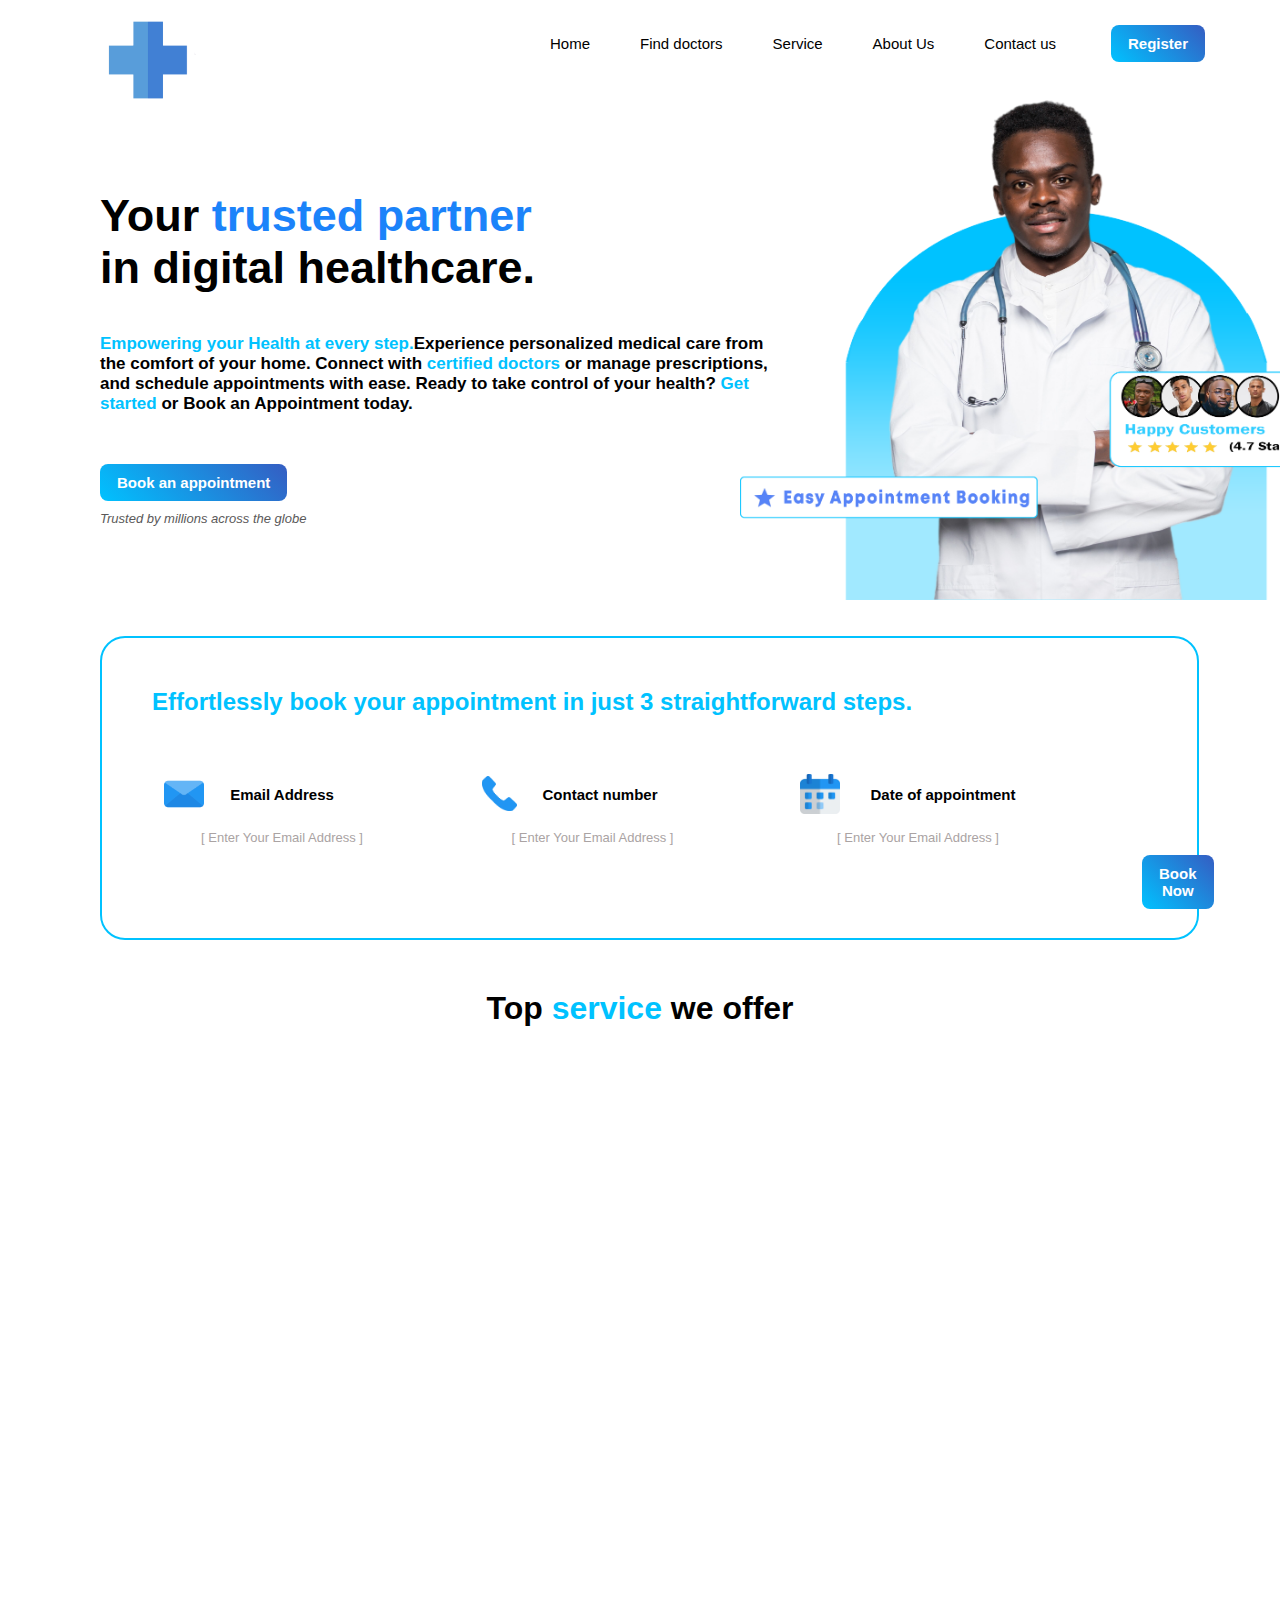
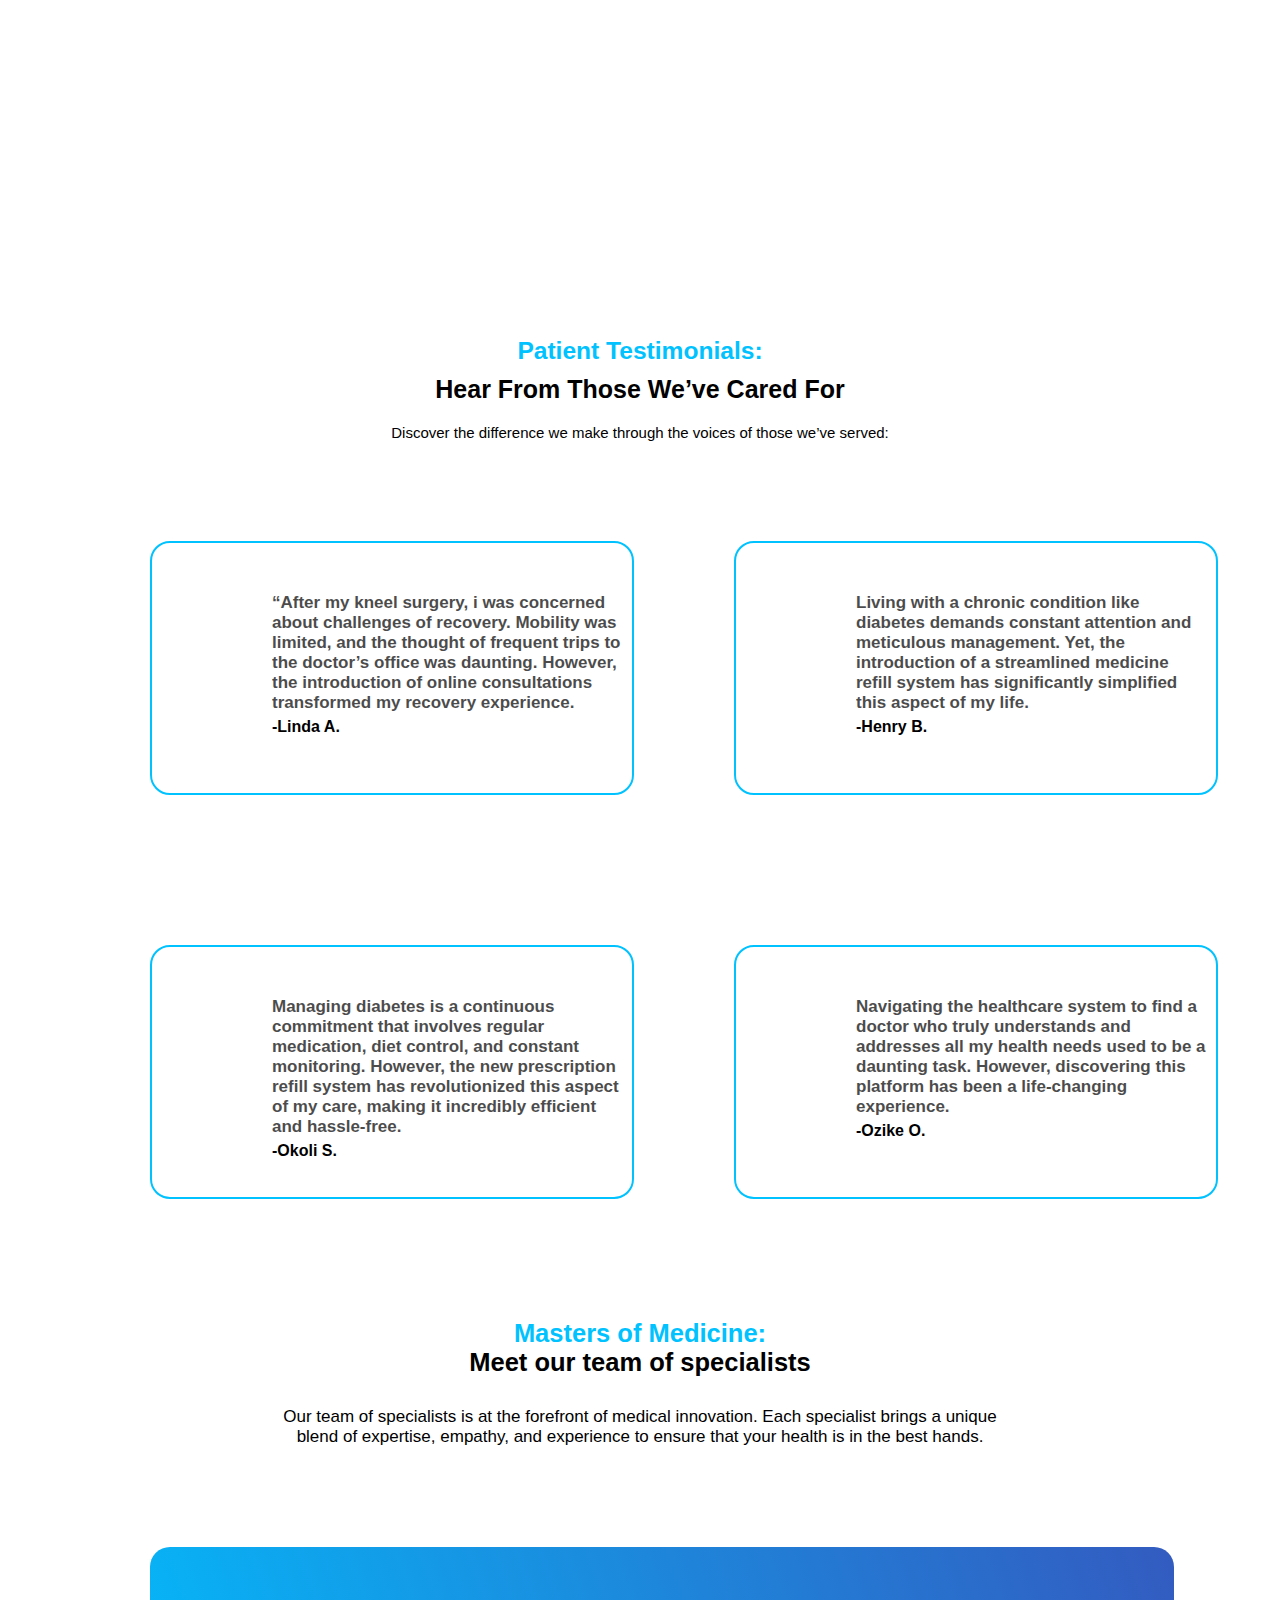
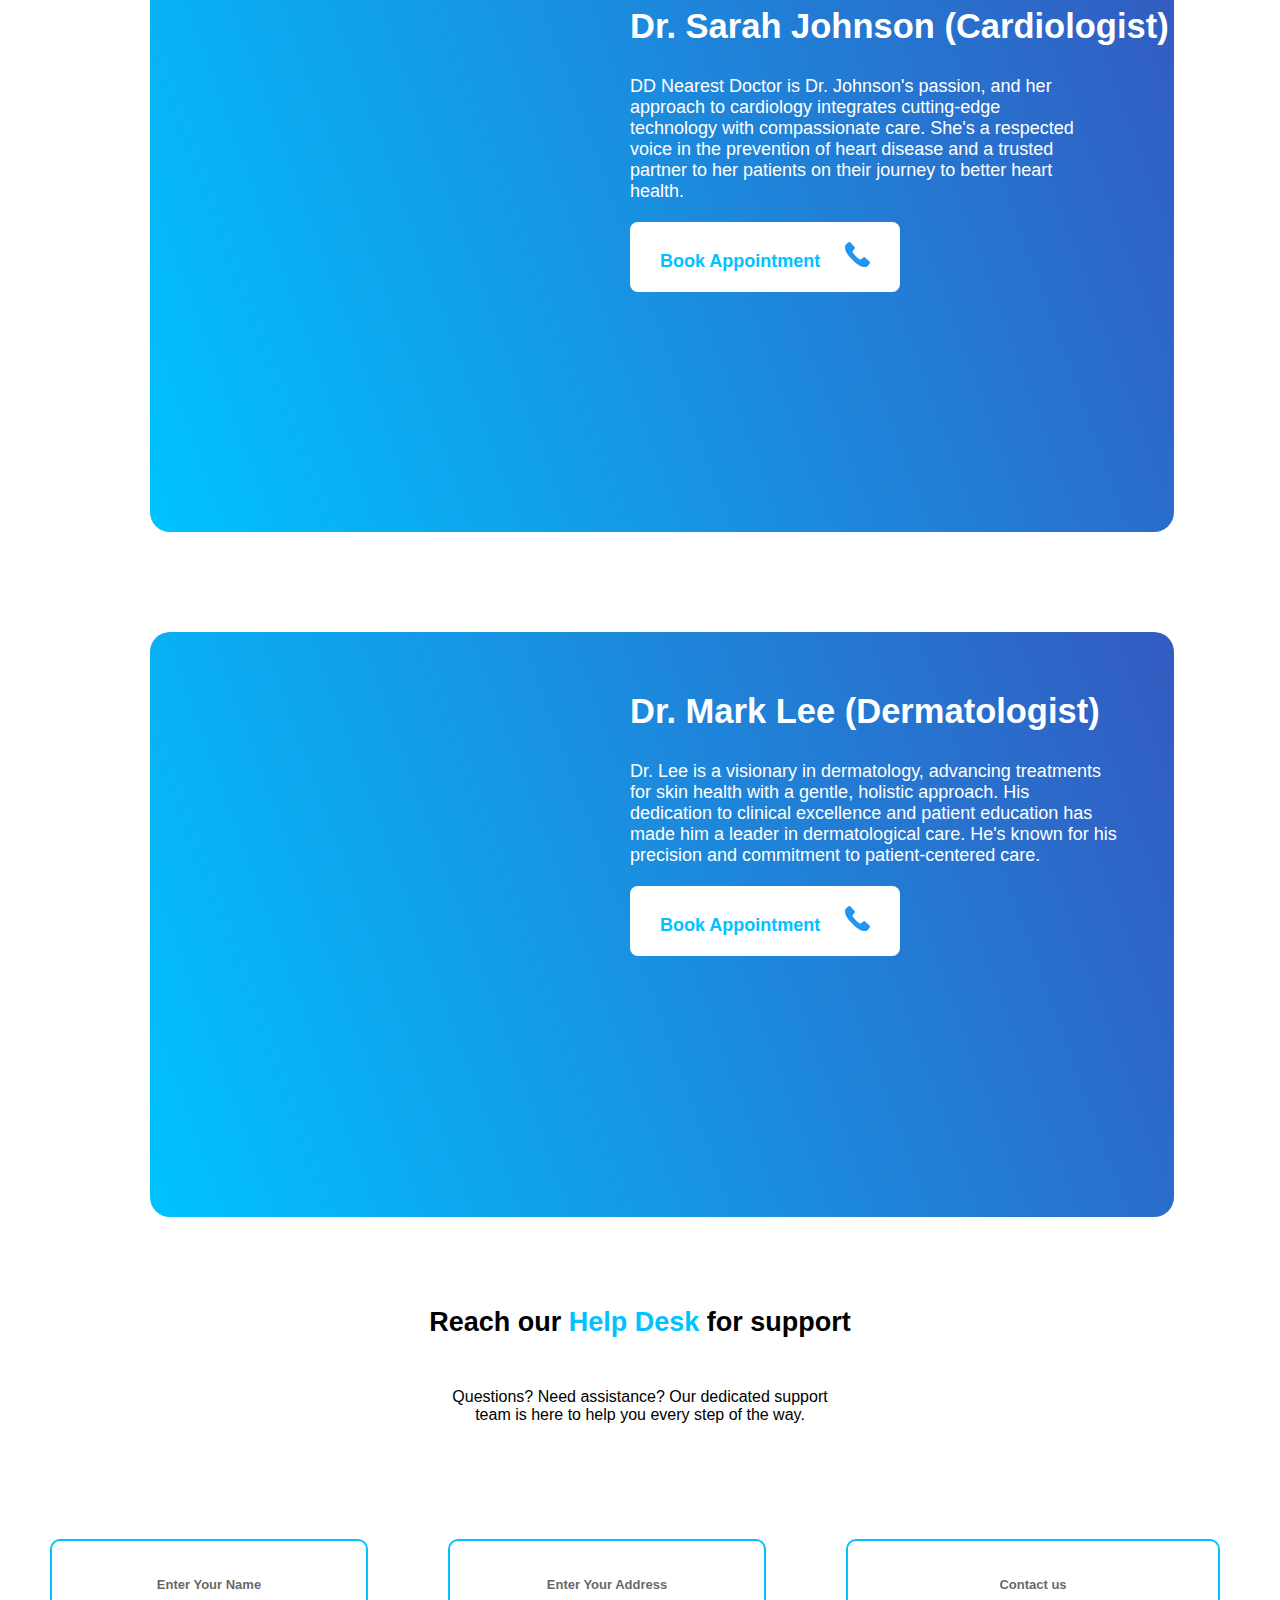
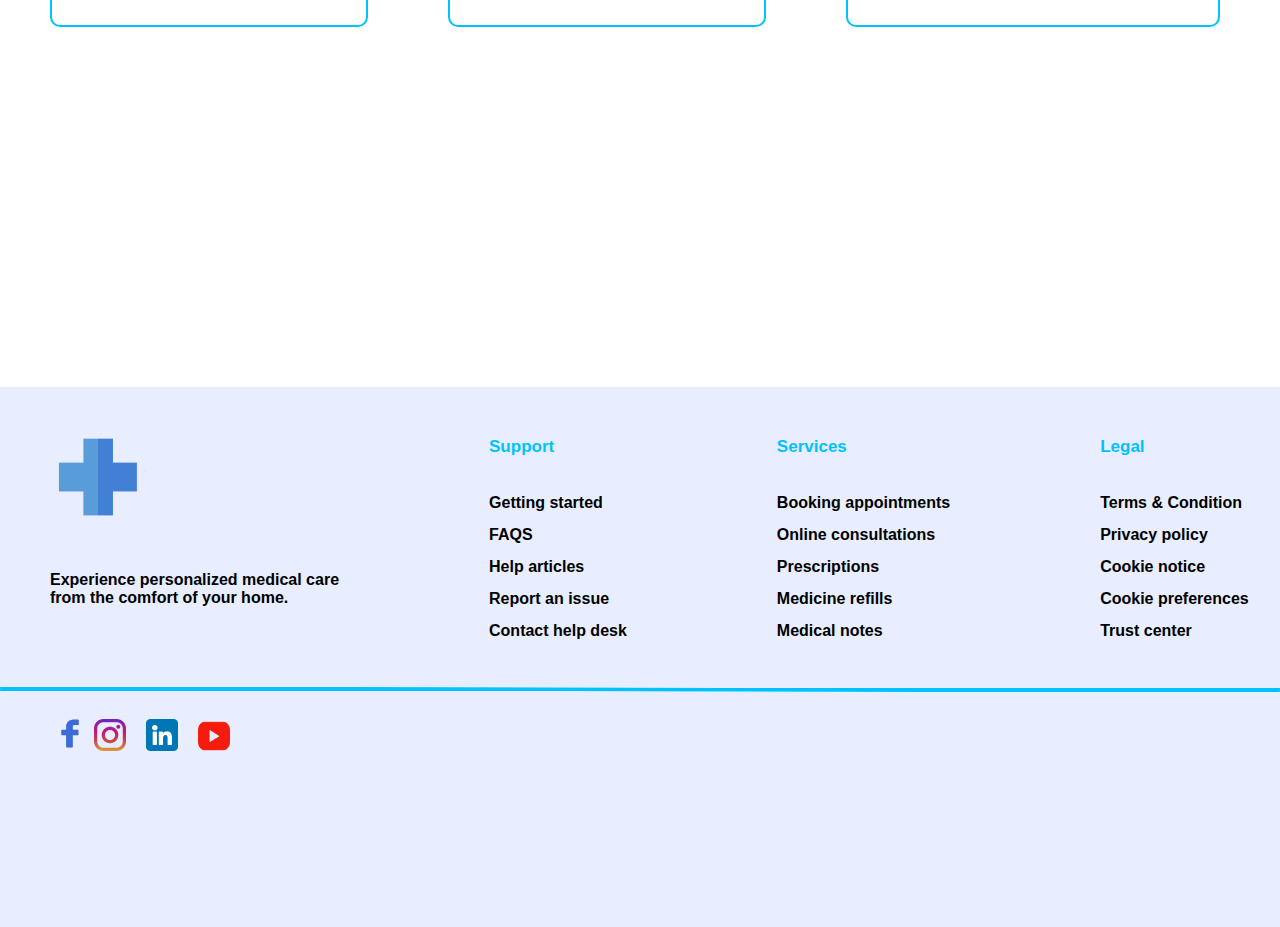
<file: DD Nearest Doctor/index.html>
<!DOCTYPE html>
<html lang="en">
<head>
    <meta charset="UTF-8">
    <meta name="viewport" content="width=device-width, initial-scale=1.0">
    <title>DD Nearest Doctor</title>
    <link rel="stylesheet" href="styles.css">
    <link rel="icon" href="img/logo.png">
</head>
<body>

    <div class="head">

        <div class="navbar">
            <img src="img/logo.png" alt="" class="bluecross">

            <div class="navlinks">
                <ul>
                    <li><a href="#">Home</a></li>
                    <li><a href="#">Find doctors</a></li>
                    <li><a href="#">Service</a></li>
                    <li><a href="#">About Us</a></li>
                    <li><a href="#">Contact us</a></li>
                </ul>
            </div>

            <div class="butt1">
                <button type="submit">Register</button>
            </div>
            
        </div>


        <div class="two">
            <div class="mid">
                <h2>Your <span4>trusted partner</span4>  in digital healthcare.</h2>
                <p class="empower">
                    <span5>Empowering your Health at every step.</span5>Experience personalized medical care from the comfort of your home.
                     Connect with <span6>certified doctors</span6> or manage prescriptions, and schedule appointments with ease. Ready to take control of your health?
                     <span7>Get started</span7> or Book an Appointment today.
                </p>
                <div class="butt2">
                    <button type="submit" >Book an appointment</button>
                 </div>
                 <p id="tru">
                   <i>Trusted by millions across the globe</i> 
                 </p>
            </div>
            <div class="black">
                <img src="img/landing img.png" alt="">
             </div>
        </div>
        <div class="border">
            <h1 class="eff">Effortlessly book your appointment in just 3 straightforward steps.</h1>
            <form action="">
                <div class="form-group">
                <img src="images/email.png" alt="" >
                <p class="ent"><label for="">
                    Email Address
                </label><br>
                <input type="email" placeholder="[ Enter Your Email Address ]">
            </p>
        </div>
        <div class="form-group">
            <img src="images/phone.png" alt="" class="phone">
            <p class="ent"><label for="">
                Contact number
            </label><br>
            <input type="number" placeholder="[ Enter Your Email Address ]">
        </p>
    </div>
    <div class="form-group">
        <img src="images/calender.png" alt="" >
        <p class="ent">
            <label for="" class="appointment-label">
            Date of appointment
        </label><br>
        <input type="text" placeholder="[ Enter Your Email Address ]">
    </p>
</div>
            </form>
            <div class="butt3">
                <button type="submit">Book Now</button>
            </div>
        </div>
        <h1 class="top">Top <span>service</span> we offer</h1>
        
       


        <div class="hea">
                <div class="head1">
                    <h3>Patient Testimonials:</h3>
                </div>

                <div class="p30">
                    <p><p>Hear From Those We’ve Cared For</p></p>
                </div>

                <div class="p31">
                    <p>Discover the difference we make through the voices of those we’ve served:</p>
                </div>
                

                <div class="set1">
                    
                    <div class="bod1">
                            <div class="p50">
                                <p>“After my kneel surgery, i was concerned about challenges of recovery. Mobility was limited, and the thought of frequent trips to the doctor’s office was daunting. However, the introduction of online consultations transformed my recovery experience. </p>
                            </div>
                            <div class="inside">-Linda A.</div>
                    </div>

                    <div class="bod2">
                        <div class="p50">
                            <p>Living with a chronic condition like diabetes demands constant attention and meticulous management. Yet, the introduction of a streamlined medicine refill system has significantly simplified this aspect of my life.</p>
                        </div>
                        <div class="inside">-Henry B.</div>
                    </div>

                </div>

                <div class="set2">
                    
                    <div class="bod3">
                        <div class="p50">
                            <p>Managing diabetes is a continuous commitment that involves regular medication, diet control, and constant monitoring. However, the new prescription refill system has revolutionized this aspect of my care, making it incredibly efficient and hassle-free.</p>
                        </div>
                        <div class="inside">-Okoli S.</div>
                    </div>

                    <div class="bod4">
                        <div class="p50">
                            <p>Navigating the healthcare system to find a doctor who truly understands and addresses all my health needs used to be a daunting task. However, discovering this platform has been a life-changing experience.</p>
                        </div>
                        <div class="inside">-Ozike O.</div>
                    </div>

                </div>
                        
                <div class="head3">
                    <h2>Masters of Medicine: <br> <span>Meet our team of specialists</span> </h2>
                </div>

                <div class="p51">
                    <p>Our team of specialists is at the forefront of medical innovation. Each specialist brings a unique <br> blend of expertise, empathy, and experience to ensure that your health is in the best hands.</p>
                </div>

                <div class="border1">

                        <div class="bh1">
                            <h2>Dr. Sarah Johnson (Cardiologist)</h2>
                        </div>

                        <div class="p55">
                            <p>DD Nearest Doctor is Dr. Johnson's passion, and her <br> approach to cardiology integrates cutting-edge <br> technology with compassionate care. She's a respected <br> voice in the prevention of heart disease and a trusted <br> partner to her patients on their journey to better heart <br> health.</p>
                        </div>

                        <div class="book1">
                            <button type="submit">Book Appointment <img src="images/phone.png" alt="" class="phone10"></button>
                        </div>
                        
                        
                                

                </div>


                <div class="border2">

                    <div class="bh1">
                        <h2>Dr. Mark Lee (Dermatologist)</h2>
                    </div>

                    <div class="p55">
                        <p>Dr. Lee is a visionary in dermatology, advancing treatments <br> for skin health with a gentle, holistic approach. His <br> dedication to clinical excellence and patient education has <br> made him a leader in dermatological care. He's known for his <br> precision and commitment to patient-centered care.</p>
                    </div>

                    <div class="book2">
                        <button type="submit">Book Appointment <img src="images/phone.png" alt="" class="phone11"></button>
                    </div>
                            
                </div>

                <div class="h55">
                        <h2>Reach our <span2>Help Desk</span2> for support</h2>
                </div>

                <div class="p60">
                    <p>Questions? Need assistance? Our dedicated support <br> team is here to help you every step of the way.</p>
                </div>


                <div class="for">
                    <form class="details-form">

                            <input type="text" name="fullname" placeholder="Enter Your Name" required>
                            <input type="email" name="email" placeholder="Enter Your Address" required>
                        
                            <div class="five">
                                <input type="text" name="fullname" placeholder="Contact us" required>
                            </div>
                            
                
                    </form>
                </div>
   
        </div>
    
    </div>
    
 
    <!-- footer -->
        <div class="footer">
            <div class="foot1"> 
                    <div class="first">
                            <img src="img/logo.png" alt="logo" class="logo1">

                            <div class="p1">
                                <p>Experience personalized medical care <br> from the comfort of your home.</p>
                            </div>
                    </div>

                    <div class="all">

                        <div class="list1">
                            <h1>Support</h1>
                            <ul>
                                <li>Getting started</li>
                                <li>FAQS</li>
                                <li>Help articles</li>
                                <li>Report an issue</li>
                                <li>Contact help desk</li>
                            </ul>
                        </div>
                    
                        <div class="list2">
                            <h1>Services</h1>
                            <ul>
                                <li>Booking appointments</li>
                                <li>Online consultations</li>
                                <li>Prescriptions</li>
                                <li>Medicine refills</li>
                                <li>Medical notes</li>
                            </ul>
                        </div>

                        <div class="list3">
                            <h1>Legal</h1>
                            <ul>
                                <li>Terms & Condition</li>
                                <li>Privacy policy</li>
                                <li>Cookie notice</li>
                                <li>Cookie preferences</li>
                                <li>Trust center</li>
                            </ul>
                        </div>

                    </div>
            </div>

            <img src="img/Line 1.png" alt="" class="line1">
               
            <div class="icons">
                <img src="img/fb.PNG" alt="facebook" class="fb">
                <img src="img/ig.PNG" alt="instagram" class="ig">
                <img src="img/linked in.PNG" alt="linkedin" class="linkedin">
                <img src="img/yt.PNG" alt="youtube" class="yt">
            </div>
        </div>

       
</body>
</html>
</file>
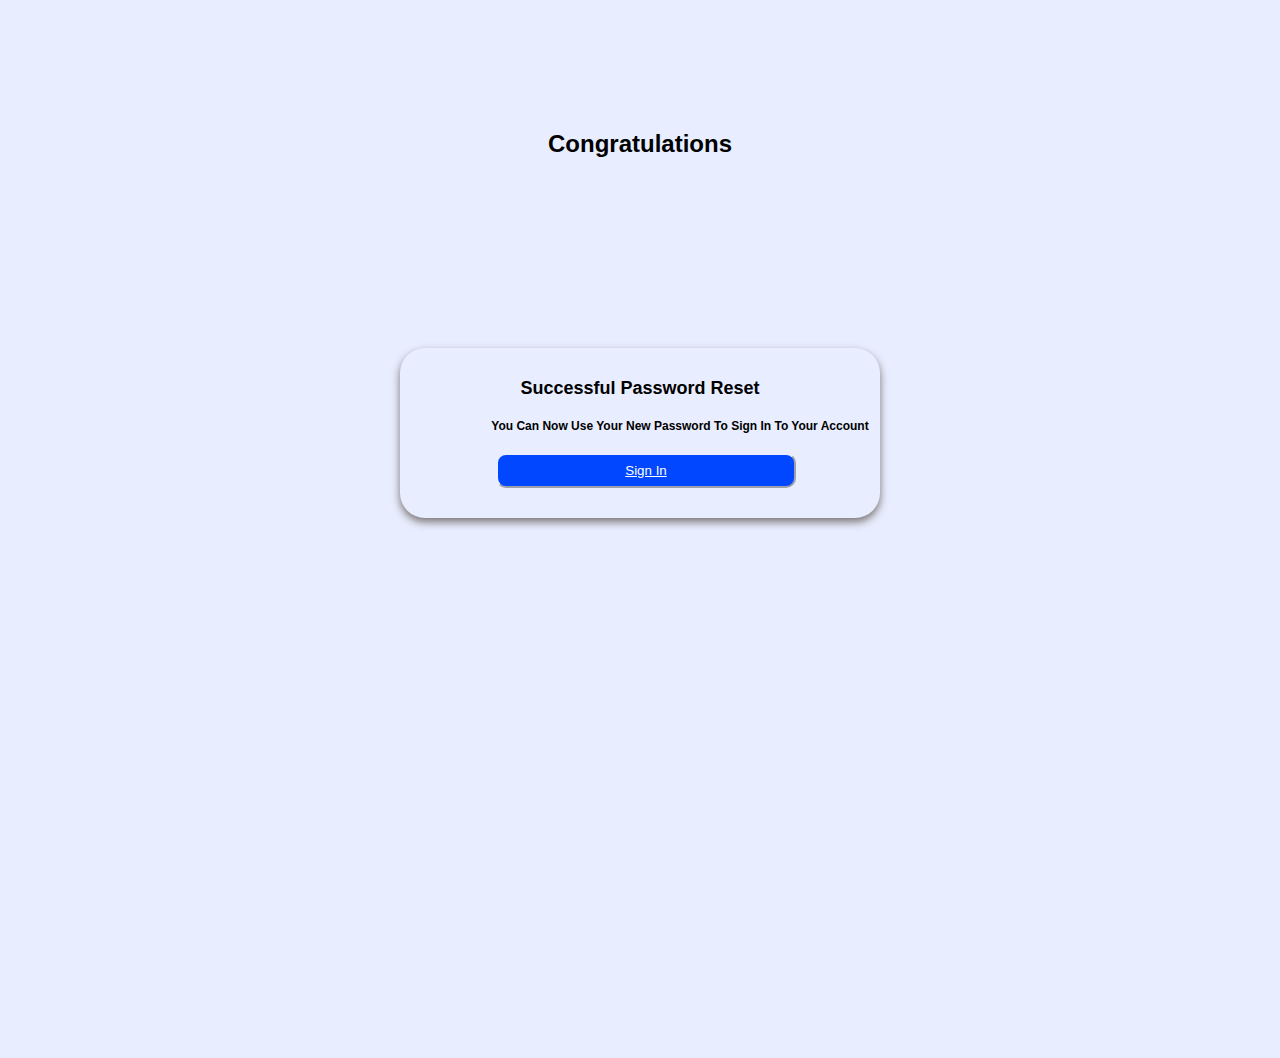
<file: DD Nearest Doctor/congrats.html>
<!DOCTYPE html>
<html lang="en">
<head>
    <meta charset="UTF-8">
    <meta name="viewport" content="width=device-width, initial-scale=1.0">
    <title>Congrats Page</title>
    <link rel="stylesheet" href="congrats.css">
    <link rel="icon" href="img/logo.png">
</head>
<body>
        <div class="h20">
            <h1>Congratulations</h1>
        </div>

        <div class="form5">
            <div class="container">
                <form>
                    <div class="succ">
                        <div class="p20">
                            <p>Successful Password Reset</p>
                        </div>

                        <div class="p25">
                            <p>You Can Now Use Your New Password To Sign In To Your Account</p>
                        </div>
                    </div>

                    <a href="sign in.html"><button type="submit">Sign In</button></a>
                </form>
            </div>
        </div>

</body>
</html>
</file>
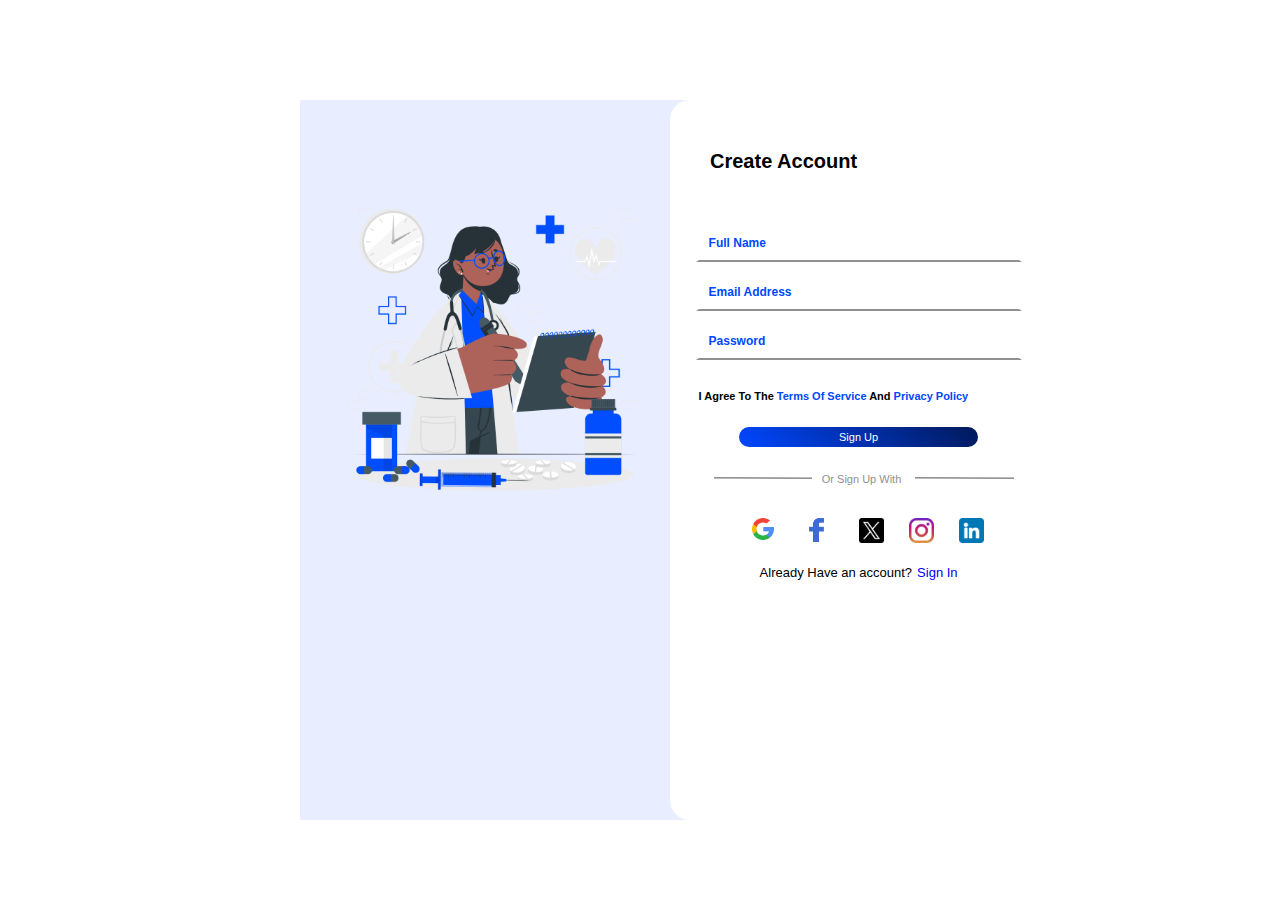
<file: DD Nearest Doctor/create account.html>
<!DOCTYPE html>
<html lang="en">
<head>
    <meta charset="UTF-8">
    <meta name="viewport" content="width=device-width, initial-scale=1.0">
    <title>Registration Page </title>
    <link rel="icon" href="img/logo.png">
    <link rel="stylesheet" href="create account.css">
</head>
<body>

    <div class="both">
        <div class="first">
            <img src="img/doc.PNG" alt="doc" class="doc">
        

                <div class="second">
                    <h2>Create Account</h2>

                    <div class="for">
                        <form class="signup-form">
                            <input type="text" name="fullname" placeholder="Full Name" required>
                            <input type="email" name="email address" placeholder="Email Address " required>
                            <input type="password" name="password" placeholder="Password" required>

                            <div class="p10">
                                <p>I Agree To The <span>Terms Of Service</span> And <span>Privacy Policy</span></p>
                            </div>

                            <button type="submit">Sign Up</button>

                                <div class="lines">
                                    <img src="img/Line 2.png" alt="" class="line21"> 
                                        <div class="p3">
                                            <p>Or Sign Up With</p>
                                        </div>
                                    <img src="img/Line 2.png" alt="" class="line22">
                                </div>

                                <div class="socials2">
                                    <img src="img/google.PNG" alt="" class="google">
                                    <img src="img/fb.PNG" alt="" class="fb2">
                                    <img src="img/x.PNG" alt="" class="x">
                                    <img src="img/ig.PNG" alt="" class="ig2">
                                    <img src="img/linked in.PNG" alt="" class="lin">
                                </div>

                                <div class="p5">
                                    Already Have an account?<div class="sign"><span><a href="sign in.html">Sign In</a></span></div>
                                </div>
                        </form>
                           
                    </div>

                </div>

        </div>
    </div>
    
</body>
</html>
</file>
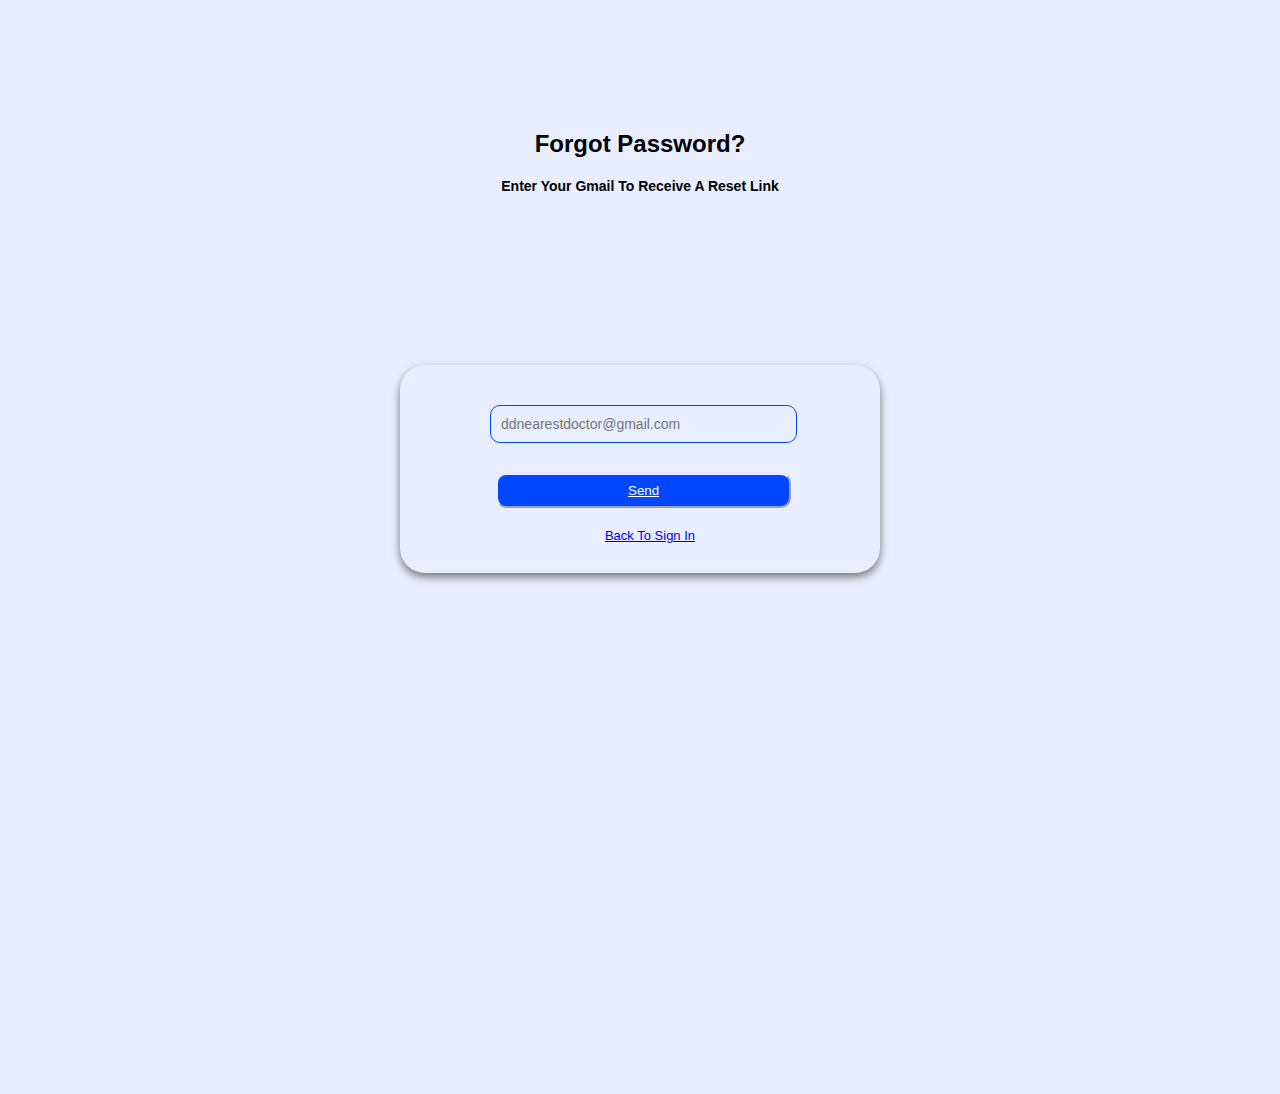
<file: DD Nearest Doctor/forgot pass.html>
<!DOCTYPE html>
<html lang="en">
<head>
    <meta charset="UTF-8">
    <meta name="viewport" content="width=device-width, initial-scale=1.0">
    <title>Forgot Password</title>
    <link rel="stylesheet" href="forgot pass.css">
    <link rel="icon" href="img/logo.png">
</head>
<body>
        <div class="h20">
            <h1>Forgot Password?</h1>
        </div>

        <div class="p11">
            <p>Enter Your Gmail To Receive A Reset Link</p>
        </div>

        <div class="form5">
            <div class="container">
                <form>
                    <input type="email" name="Email" placeholder="ddnearestdoctor@gmail.com" required>
                    <button type="submit">Send</button>

                    <div class="sign">
                        <a href="sign in.html"><p>Back To Sign In</p></a>
                    </div>

                </form>
            </div>
        </div>

</body>
</html>
</file>
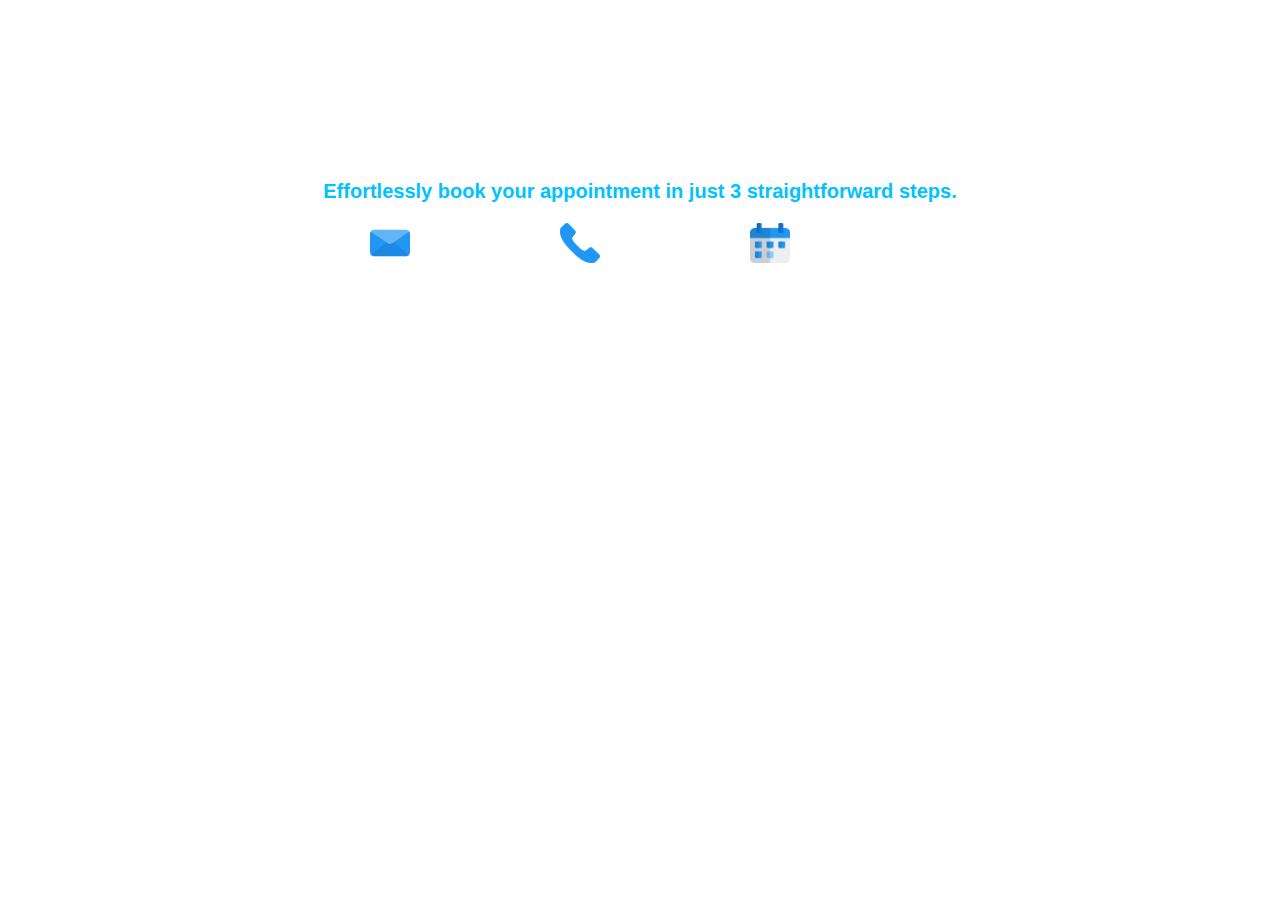
<file: DD Nearest Doctor/malik.html>
<!DOCTYPE html>
<html lang="en">
<head>
    <meta charset="UTF-8">
    <meta name="viewport" content="width=device-width, initial-scale=1.0">
    <title>Landing Page</title>
    <link rel="stylesheet" href="malik.css">
</head>
<body>
    <div class="all">
        <div class="p1">
            <p>Effortlessly book your appointment in just 3 straightforward steps.</p>
        </div>

        <div class="icons">
            <img src="images/email.png" alt="" class="email">
            <img src="images/phone.png" alt="" class="phone">
            <img src="images/calender.png" alt="" class="calender">
        </div>
             
    </div>
    
</body>
</html>
</file>
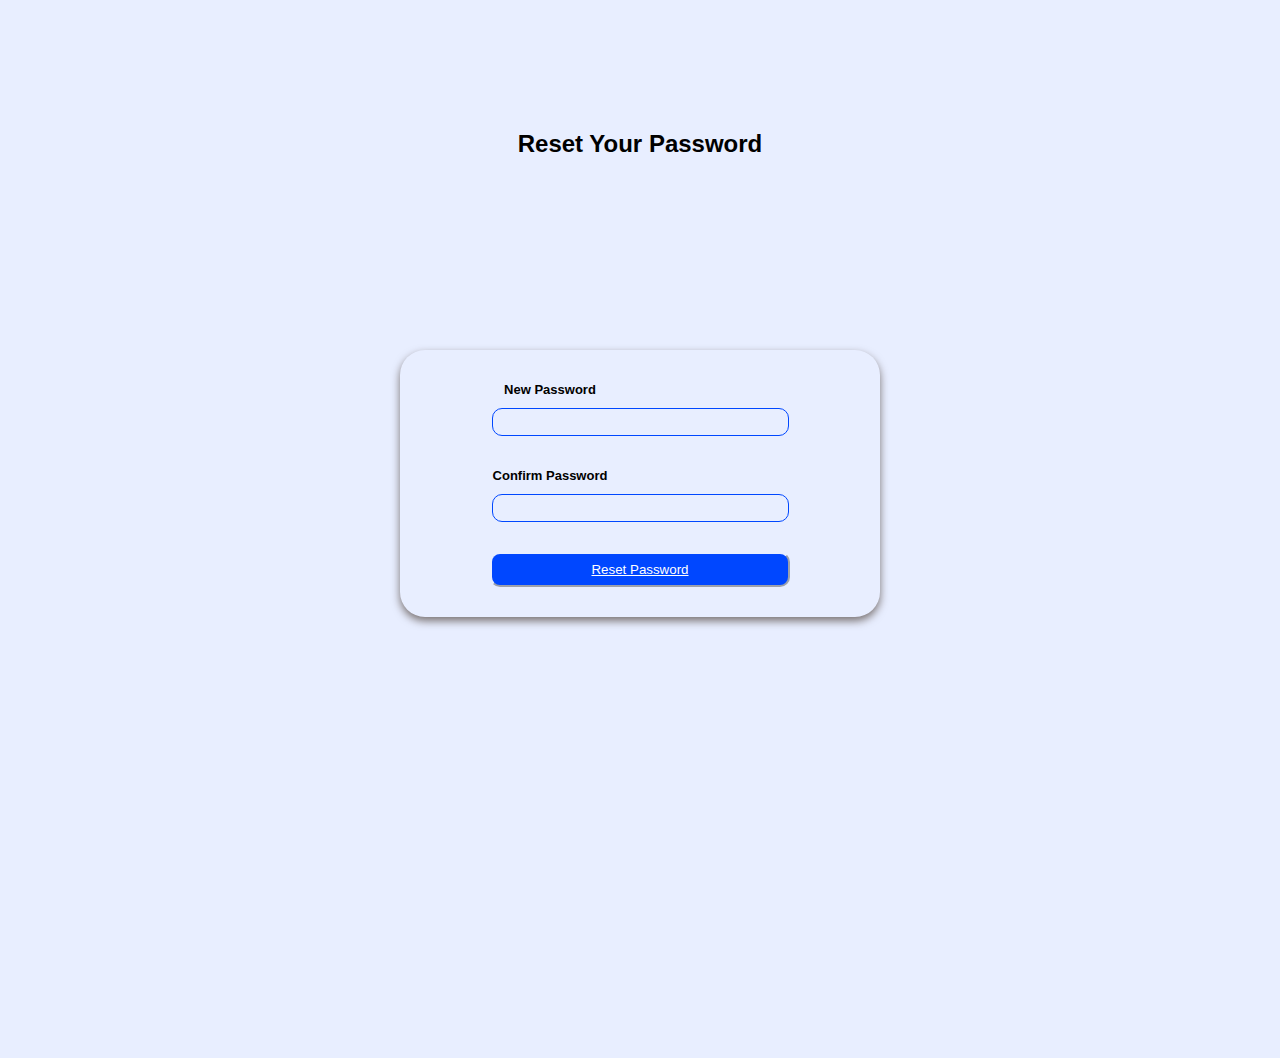
<file: DD Nearest Doctor/reset pass.html>
<!DOCTYPE html>
<html lang="en">
<head>
    <meta charset="UTF-8">
    <meta name="viewport" content="width=device-width, initial-scale=1.0">
    <title>Reset Password</title>
    <link rel="stylesheet" href="reset pass.css">
    <link rel="icon" href="img/logo.png">
</head>
<body>
        <div class="h20">
            <h1>Reset Your Password</h1>
        </div>

        <div class="form5">
            <div class="container">
                <form>
                    <label for="password">New Password</label>
                    <input type="password"  name="password"  required>

                    <label for="password">Confirm Password</label>
                    <input type="password"  name="password"  required>

                    <a href="congrats.html"><button type="submit">Reset Password</button></a>
                </form>
            </div>
        </div>

</body>
</html>
</file>
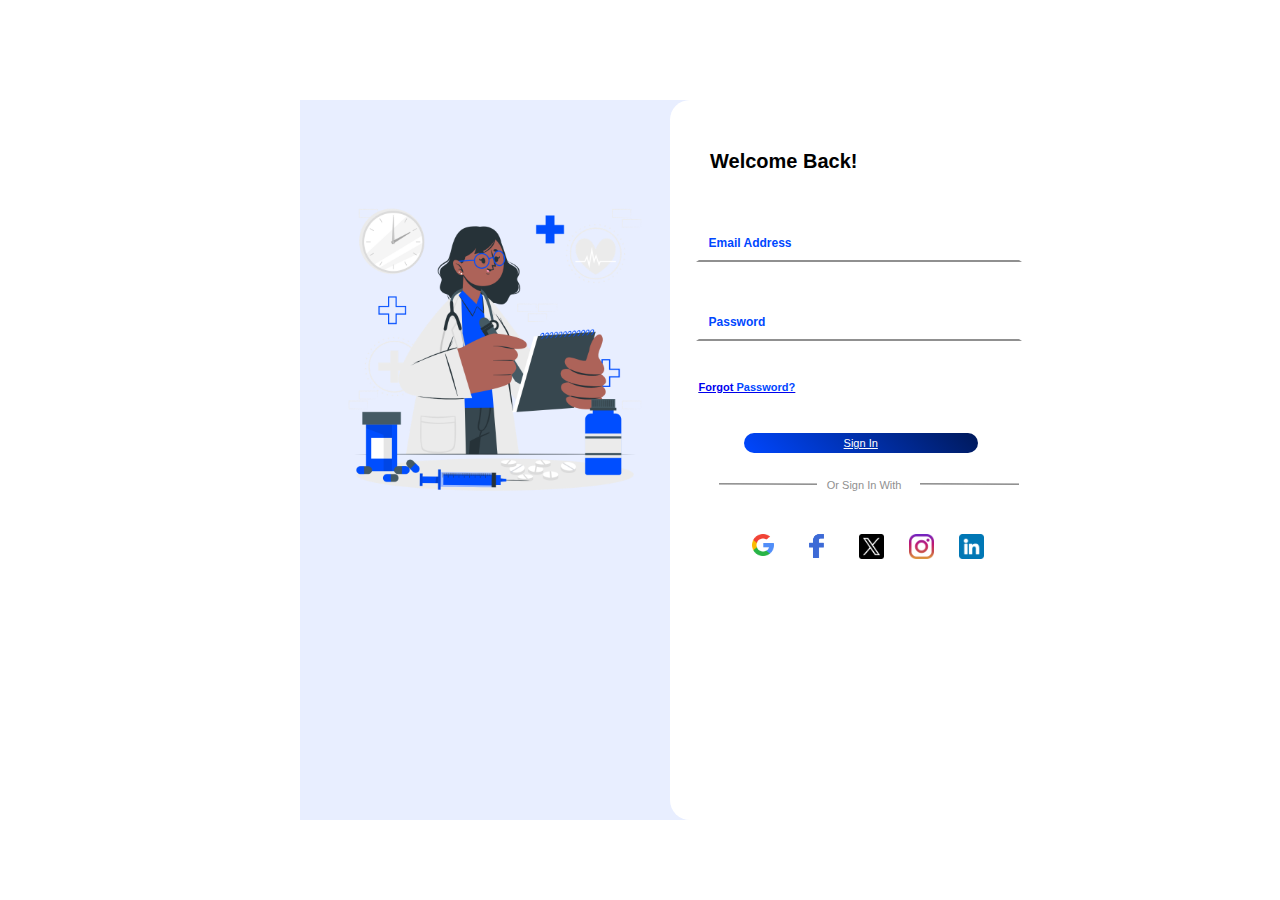
<file: DD Nearest Doctor/sign in.html>
<!DOCTYPE html>
<html lang="en">
<head>
    <meta charset="UTF-8">
    <meta name="viewport" content="width=device-width, initial-scale=1.0">
    <title>Sign In </title>
    <link rel="icon" href="img/logo.png">
    <link rel="stylesheet" href="sign in.css">
</head>
<body>

    <div class="both">
        <div class="first">
            <img src="img/doc.PNG" alt="doc" class="doc">
        

                <div class="second">
                    <h2>Welcome Back!</h2>

                    <div class="for">
                        <form class="signup-form">

                                <input type="email" name="email address" placeholder="Email Address " required>
                                <input type="password" name="password" placeholder="Password" required>

                                <div class="p10">
                                    <a href="forgot pass.html"><p>Forgot <span>Password?</span></p></a>
                                </div>

                                <div>

                                    <button type="submit">Sign In</button>

                                    <div class="lines">
                                        <img src="img/Line 2.png" alt="" class="line21"> 
                                            <div class="p3">
                                                <p>Or Sign In With</p>
                                            </div>
                                        <img src="img/Line 2.png" alt="" class="line22">
                                    </div>
                                </div>

                                    <div class="socials2">
                                        <img src="img/google.PNG" alt="" class="google">
                                        <img src="img/fb.PNG" alt="" class="fb2">
                                        <img src="img/x.PNG" alt="" class="x">
                                        <img src="img/ig.PNG" alt="" class="ig2">
                                        <img src="img/linked in.PNG" alt="" class="lin">
                                    </div>

                           
                    </div>

                </div>

        </div>
    </div>
    
</body>
</html>
</file>
<file: DD Nearest Doctor/styles.css>
*{
    margin: 0;
    padding: 0;
}

.head{
    width: 100%;
    height: auto;
}

.navbar{
    width: 100%;
    height: 70px;
    background-color: #ffffff;
    display: flex;
}

.bluecross{
    width: 100px;
    height: 120px;
    padding-left: 100px;
}

.navlinks{
    font-family: Arial, Helvetica, sans-serif;
    font-size: 15px;
    padding-left: 350px;
    padding-top: 35px;
}

.navlinks ul{
    display: flex;
    gap: 50px;
    list-style: none;
}
.navlinks li a{
    text-decoration: none;
    color: black;
}
.butt1 button{
    padding: 10px 17px;
    border: none;
    border-radius: 8px;
    background: linear-gradient(45deg, #00C2FF, #355dc2);
    color: white;
    font-size: 15px;
    font-weight: bold;
    cursor: pointer;
    transition: background 0.3s ease;
    margin-left: 55px;
    margin-top: 25px;
}

.mid{
    font-family: Arial, Helvetica, sans-serif;
    font-size: 30px;
    padding-left: 100px;
    width: 450px;
    margin-top: 90px;
}
.mid span4{
    color: rgb(27, 131, 250);
    /* linear-gradient(to bottom, #0077ff, #0031AF); */
}
.empower{
    margin-top: 40px;
    width: 670px;
    font-size: 17px;
    font-weight: bold;
    line-height: normal;
}
.mid p span5{
    color: #00C2FF;
}
.mid p span6{
        color: #00C2FF;
}
.mid p span7{
    color: #00C2FF;
}
.butt2 button{
    padding: 10px 17px;
    border: none;
    border-radius: 8px;
    background: linear-gradient(45deg, #00C2FF, #355dc2);
    color: white;
    font-size: 15px;
    font-weight: bold;
    cursor: pointer;
    transition: background 0.3s ease;
    margin-top: 50px;
}
#tru{
margin-top: 10px;
font-size: small;
color: rgb(90, 89, 89);
}
.two{
    display: flex;
    margin-top: 30px;
    width: 100%;
}
.black{
    margin-left: 190px;
}
.black img{
    width: 600px;
    height: 500px;
    position: absolute;
    
}
.border{
    border: solid #00C2FF 2px;
    height: 300px;
    margin-left: 100px;
    margin-right: 81px;
    border-radius: 25px;
    margin-top: 110px;
}
.eff{
    font-size: x-large;
    margin-top: 50px;
    margin-left: 50px;
}
form{
    text-align: center;
    display: flex;
}
form label{
       font-family: sans-serif;
       font-size: 15px;
       font-weight: bold;

}
form input{
    border:  white solid ;
    border-top: white solid;
    border-left:  white solid;
    border-right:  white solid;
    width: 270px;
    height: 30px;
    border-radius: 15px;
    margin-top: 15px;
}
form input::placeholder{
    color: rgb(170, 163, 163);
    font-family: Arial;
    text-align: center;
    font-size: small;
}
form img{
    width: 40px;
    height: auto;
    position: absolute;
    margin-top: 28px;
    margin-left: 20px;
}
.phone{
    width: 35px;
    margin-top: 30px;
}
.form-group{
    display: flex;
    padding-left: 42px;
    gap: 10px;
}
.ent{
    margin-top: 40px;
}
.appointment-label {
    margin-left: 50px;
}
.butt3 button{
    padding: 10px 17px;
    border: none;
    border-radius: 8px;
    background: linear-gradient(45deg, #00C2FF, #355dc2);
    color: white;
    font-size: 15px;
    font-weight: bold;
    cursor: pointer;
    transition: background 0.3s ease;
    margin-left: 1040px;
}
.top{
    color: black;
    font-size: xx-large;
    text-align: center;
    margin-top: 50px;
}
.top span{
    color: #00C2FF;
   
}

.hea{
    padding-top: 700px;
}

.head1{
    font-family: Arial, Helvetica, sans-serif;
    text-align: center;
    padding-top: 20vh;
    color: #00C2FF;
    font-size: 21px;
}

.p30{
    font-family: Arial, Helvetica, sans-serif;
    font-weight: bold;
    font-size: 25px;
    text-align: center;
    padding-top: 10px;
}

.p31{
    font-family: Arial, Helvetica, sans-serif;
    color: #000000;
    font-size: 15px;
    text-align: center;
    padding-top: 20px;
}

.set1{
    display: flex;
    margin-left: 50px;
}

.bod1{
    border: solid #00C2FF 2px;
    width: 480px;
    height: 250px;
    border-radius: 20px;
    margin-left: 100px;
    margin-top: 100px;
}

.p50{
    font-family: Arial, Helvetica, sans-serif;
    font-size: 17px;
    font-weight: bold;
    width: 350px;
    padding-left: 120px;
    padding-top: 50px;
    opacity: 70%;
}

.inside{
    color: black;
    font-weight: bold;
    font-family: Arial, Helvetica, sans-serif;
    padding-left: 120px;
    padding-top: 5px;
}

.bod2{
    border: solid #00C2FF 2px;
    width: 480px;
    height: 250px;
    border-radius: 20px;
    margin-left: 100px;
    margin-top: 100px;
}

.set2{
    display: flex;
    margin-left: 50px;
    margin-top: 50px;
}

.bod3{
    border: solid #00C2FF 2px;
    width: 480px;
    height: 250px;
    border-radius: 20px;
    margin-left: 100px;
    margin-top: 100px;
}

.bod4{
    border: solid #00C2FF 2px;
    width: 480px;
    height: 250px;
    border-radius: 20px;
    margin-left: 100px;
    margin-top: 100px;
}

.head3{
    font-family: Arial, Helvetica, sans-serif;
    text-align: center;
    padding-top: 120px;
    color: #00C2FF;
    font-size: 17px;
}

span{
    color: #000000;
}

.p51{
    font-family: Arial, Helvetica, sans-serif;
    text-align: center;
    padding-top: 30px;
    font-size: 17px;
}


.border1{
    width: 80%;
    margin-left: 150px;
    margin-top: 100px;
    height: 65vh;
    background: linear-gradient(70deg, #00C2FF, #335bc0);
    border-radius: 20px;
}

.bh1{
    font-family: Arial, Helvetica, sans-serif;
    color: white;
    padding-left: 480px;
    padding-top: 60px;
    font-size: 23px;
}

.p55{
    font-family: Arial, Helvetica, sans-serif;
    color: white;
    padding-left: 480px;
    padding-top: 30px;
    font-size: 18px;
}

.book1 button{
    padding: 20px 30px;
    border: none;
    border-radius: 8px;
    background: white;
    color: #00C2FF;
    font-size: 18px;
    font-weight: bold;
    cursor: pointer;
    transition: background 0.3s ease;
    margin-left: 480px;
    margin-top: 20px;
}

.phone10{
    width: 25px;
    height: 25px;
    padding-left: 20px;
}


.border2{
    width: 80%;
    margin-left: 150px;
    margin-top: 100px;
    height: 65vh;
    background: linear-gradient(70deg, #00C2FF, #335bc0);
    border-radius: 20px;
}

.bh1{
    font-family: Arial, Helvetica, sans-serif;
    color: white;
    padding-left: 480px;
    padding-top: 60px;
    font-size: 23px;
}

.p55{
    font-family: Arial, Helvetica, sans-serif;
    color: white;
    padding-left: 480px;
    padding-top: 30px;
    font-size: 18px;
}

.book2 button{
    padding: 20px 30px;
    border: none;
    border-radius: 8px;
    background: white;
    color: #00C2FF;
    font-size: 18px;
    font-weight: bold;
    cursor: pointer;
    transition: background 0.3s ease;
    margin-left: 480px;
    margin-top: 20px;
}

.phone11{
    width: 25px;
    height: 25px;
    padding-left: 20px;
}

.h55{
    font-family: Arial, Helvetica, sans-serif;
    text-align: center;
    padding-top: 90px;
    font-size: 18px;

}

span2{
    color: #00C2FF;
}

.p60{
    font-family: Arial, Helvetica, sans-serif;
    text-align: center;
    padding-top: 50px;
    font-size: 16px;
}

.for{
    font-family: Arial, Helvetica, sans-serif;
    padding-right: 10px;
    padding-top: 50px;
}

.details-form{
    display: flex;
    flex-direction: row;
    align-items: center;
    justify-content: center;
    gap: 40px;
    margin: 50px;
    gap: 80px;
}

.details-form input{
    padding: 27px 50px;
    border: 2px solid #00C2FF;
    border-radius: 10px;
    font-size: 15px;
    color: black;
    text-align: center;
}

.details-form input::placeholder {
    color: black;
    opacity: 60%;
    font-weight: bold ;
}

/* footer */
.footer{
    width: 100%;
    height: 60vh;
    background-color: #E8EEFF;
    margin-top: 40vh;
}

.foot1{
    display: flex;
}

.logo1{
    width: 100px;
    height: 120px;
    padding-left: 50px;
    padding-top: 30px;
}

.p1{
    font-family: Arial, Helvetica, sans-serif;
    padding-top: 30px;
    padding-left: 50px;
    font-weight: bold;
}

.all{
    display: flex;
}

.all li{
    list-style-type: none;
    line-height: 2;
}

h1{
    font-family: Arial, Helvetica, sans-serif;
    font-size: 17px;
    padding-bottom: 30px;
    color: #00C2FF;
}

.list1{
    padding-left: 150px;
    font-family: Arial, Helvetica, sans-serif;
    font-weight: bold;
    padding-top: 50px;
}


.list2{
    padding-left: 150px;
    font-family: Arial, Helvetica, sans-serif;
    font-weight: bold;
    padding-top: 50px;
}

.list3{
    padding-left: 150px;
    font-family: Arial, Helvetica, sans-serif;
    font-weight: bold;
    padding-top: 50px;
}

.line1{
    width: 100%;
    height: 5px;
    padding-top: 40px;
}


.icons{
    padding-left: 50px;
    display: flex;
    padding-top: 20px;
}


.fb{
    width: 40px;
    height: 35px;
}

.ig{
    width: 32px;
    height: 32px;
    padding-left: 4px;
    padding-top: 3px;
}

.linkedin{
    width: 32px;
    height: 32px;
    padding-left: 20px;
    padding-top: 3px;
}

.yt{
    width: 32px;
    height: 40px;
    padding-left: 20px;
}
</file>
<file: DD Nearest Doctor/congrats.css>
*{
    margin: 0;
    padding: 0;
}

body{
    background-color: #E8EEFF;
}

.h20{
    font-family: Arial, Helvetica, sans-serif;
    font-size: 12px;
    text-align: center;
    padding-top: 130px;
}

.p11{
    font-family: Arial, Helvetica, sans-serif;
    font-size: 14px;
    text-align: center;
    padding-top: 20px;
    font-weight: bold;
}


.form5{
    font-family: Arial, Helvetica, sans-serif;
    display: flex;
    justify-content: center;
    align-items: center;
    height: 100vh;
    margin: 0;
    background-color: #E8EEFF;
}

.container{
    background-color: #E8EEFF;
    padding: 30px 90px;
    border-radius: 25px;
    box-shadow: 0 4px 8px rgb(121, 114, 114);
    width: 300px;
    text-align: center;
    margin-bottom: 350px;
}

.container succ{
}

.p20{
    font-family: Arial, Helvetica, sans-serif;
    font-weight: bold;
    font-size: 18px;
}

.p25{
    font-family: Arial, Helvetica, sans-serif;
    font-weight: bold;
    font-size:12px;
    padding-top: 20px;
    width: 380px;
}

.container button{
    background-color: #0047FF;
    color: white;
    padding: 8px;
    border-radius: 10px;
    border-color: #E8EEFF;
    text-decoration: underline;
    margin-left: 6px;
    width: 300px;
    margin-top: 20px;
}

.container button:hover {
    background-color: #3d6899;
}
</file>
<file: DD Nearest Doctor/create account.css>
*{
    margin: 0;
    padding: 0;
}

.both{
    margin-top: 100px;
    display: flex;
}

.first{
    display: flex ;
    width: 55%;
    height: 80vh;
    margin-left: 300px;
    background-color: #E8EEFF;
}

.doc{
    width: 360px;
    height: 350px;
    padding-top: 70px;
    padding-left: 20px;
}

.second{
    width: 55%;
    height: 80vh;
    background-color: #ffffff;
    border-radius: 20px;    
}

h2{
    font-family: Arial, Helvetica, sans-serif;
    font-size: 20px;
    padding-left: 40px;
    padding-top: 50px;
}

.for{
    font-family: Arial, Helvetica, sans-serif;
    padding-right: 10px;
}

.signup-form{
    display: flex;
    flex-direction: column;
    align-items: center;
    justify-content: center;
    gap: 10px;
    margin: 50px;
}

.signup-form input{
    padding: 10px;
    border: 2px solid #909090;
    border-top: white solid;
    border-left: white solid;
    border-right: white solid;
    font-size: 12px;
    color: black;
    width: 300px;
}

.signup-form input::placeholder {
    color: #0047FF;
    font-weight: bold ;
}

.p10{
    width: 500px;
    font-size: 11px;
    font-family: Arial, Helvetica, sans-serif;
    font-weight: bold;
    padding-top: 20px;
    padding-left: 180px;
}

span{
    color: #0047FF;
}

.signup-form button{
    padding: 4px 100px;
    margin-top: 15px;
    border: none;
    border-radius: 15px;
    background: linear-gradient(45deg, #0047FF, #00195A);
    color: white;
    font-size: 11px;
    cursor: pointer;
    transition: background 0.3s ease;
}
.lines{
    display: flex;
    width: 300px;
    padding-top: 10px;
    padding-left: 10px;
}

.p3{
    font-size: 11px;
    width: 100px;
    color: #909090;
    padding-left: 10px;
    padding-top: 6px;
}

.line21{
    width: 35%;
    height: 2px;
    padding-left: px;
    padding-top: 10px;
}



.line22{
    width: 35%;
    height: 2px;
    padding-left: px;
    padding-top: 10px;
}

.socials2{
    display: flex;
    gap: 25px;
    padding-top: 20px;
    padding-left: 19px;
}

.google{
    width: 22px;
    height: 22px;
    padding-top: 3px;
}

.fb2{
    width: 35px;
    height: 30px;
}

.x{
    width: 25px;
    height: 25px;
    padding-top: 3px;
}

.ig2{
    width: 25px;
    height: 25px;
    padding-top: 3px;
}

.lin{
    width: 25px;
    height: 25px;
    padding-top: 3px;
}

.p5{
    font-family: Arial, Helvetica, sans-serif;
    font-size: 13px;
    padding-top: 10px;
    display: flex;
}

.sign a{
    text-decoration: none;
    padding-left: 5px;
}
</file>
<file: DD Nearest Doctor/forgot pass.css>
*{
    margin: 0;
    padding: 0;
}

body{
    background-color: #E8EEFF;
}

.h20{
    font-family: Arial, Helvetica, sans-serif;
    font-size: 12px;
    text-align: center;
    padding-top: 130px;
}

.p11{
    font-family: Arial, Helvetica, sans-serif;
    font-size: 14px;
    text-align: center;
    padding-top: 20px;
    font-weight: bold;
}


.form5{
    font-family: Arial, Helvetica, sans-serif;
    display: flex;
    justify-content: center;
    align-items: center;
    height: 100vh;
    margin: 0;
    background-color: #E8EEFF;
}

.container{
    background-color: #E8EEFF;
    padding: 30px 90px;
    border-radius: 25px;
    box-shadow: 0 4px 8px rgb(121, 114, 114);
    width: 300px;
    text-align: center;
    margin-bottom: 350px;
}

.container input[type="email"] {
    width: 95%;
    padding: 10px;
    margin: 10px 0;
    border: 1px solid #0047FF;
    background-color: #E8EEFF;
    border-radius: 10px;
    font-size: 14px;
    cursor: pointer;
    width: 95%;
    margin-bottom: 30px;
}

.container button{
    background-color: #0047FF;
    color: white;
    padding: 8px 130px;
    border-radius: 10px;
    border-color: #E8EEFF;
    text-decoration: underline;
    margin-left: 6px;
}

.container button:hover {
    background-color: #3d6899;
}

.sign{
    font-family: Arial, Helvetica, sans-serif;
    font-size: 13px;
    padding-top: 20px;
    color: #0047FF;
    padding-left: 20px;
}
</file>
<file: DD Nearest Doctor/malik.css>
*{
    margin: 0;
    padding: 0;
}

.p1{
    text-align: center;
    padding-top: 180px;
    font-family: Arial, Helvetica, sans-serif;
    font-weight: bold;
    color: #00C2FF;
    font-size: 20px;
}

.icons{
    display: flex;
    padding-left: 370px;
    padding-top: 20px;
    gap: 150px;
}

.email {
    width: 40px;
    height: 40px;
}

.phone{
    width: 40px;
    height: 40px;
}
.calender{
    width: 40px;
    height: 40px;
}
</file>
<file: DD Nearest Doctor/sign in.css>
*{
    margin: 0;
    padding: 0;
}

.both{
    margin-top: 100px;
    display: flex;
}

.first{
    display: flex ;
    width: 55%;
    height: 80vh;
    margin-left: 300px;
    background-color: #E8EEFF;
}

.doc{
    width: 360px;
    height: 350px;
    padding-top: 70px;
    padding-left: 20px;
}

.second{
    width: 55%;
    height: 80vh;
    background-color: #ffffff;
    border-radius: 20px;    
}

h2{
    font-family: Arial, Helvetica, sans-serif;
    font-size: 20px;
    padding-left: 40px;
    padding-top: 50px;
}

.for{
    font-family: Arial, Helvetica, sans-serif;
    padding-right: 10px;
}

.signup-form{
    display: flex;
    flex-direction: column;
    align-items: center;
    justify-content: center;
    gap: 40px;
    margin: 50px;
}

.signup-form input{
    padding: 10px;
    border: 2px solid #909090;
    border-top: white solid;
    border-left: white solid;
    border-right: white solid;
    font-size: 12px;
    color: black;
    width: 300px;
}

.signup-form input::placeholder {
    color: #0047FF;
    font-weight: bold ;
}

.p10{
    width: 500px;
    font-size: 11px;
    font-family: Arial, Helvetica, sans-serif;
    font-weight: bold;
    padding-top: 0px;
    padding-left: 180px;
    text-decoration: underline;
}

span{
    color: #0047FF;
}

.signup-form button{
    padding: 4px 100px;
    border: none;
    border-radius: 15px;
    background: linear-gradient(45deg, #0047FF, #00195A);
    color: white;
    font-size: 11px;
    cursor: pointer;
    transition: background 0.3s ease;
    text-decoration: underline;
    margin-left: 45px;
}
.lines{
    display: flex;
    width: 300px;
    padding-left: 20px;
    padding-top: 20px;
}

.p3{
    font-size: 11px;
    width: 100px;
    color: #909090;
    padding-left: 10px;
    padding-top: 6px;
}

.line21{
    width: 35%;
    height: 2px;
    padding-left: px;
    padding-top: 10px;
}



.line22{
    width: 35%;
    height: 2px;
    padding-left: px;
    padding-top: 10px;
}

.socials2{
    display: flex;
    gap: 25px;
    padding-left: 19px;
}

.google{
    width: 22px;
    height: 22px;
    padding-top: 3px;
}

.fb2{
    width: 35px;
    height: 30px;
}

.x{
    width: 25px;
    height: 25px;
    padding-top: 3px;
}

.ig2{
    width: 25px;
    height: 25px;
    padding-top: 3px;
}

.lin{
    width: 25px;
    height: 25px;
    padding-top: 3px;
}

.p5{
    font-family: Arial, Helvetica, sans-serif;
    font-size: 13px;
    display: flex;
}

.sign{
    text-decoration: underline;
}


/* footer */
.footer{
    width: 100%;
    height: 60vh;
    background-color: #E8EEFF;
    margin-top: 20px;
    margin-top: 100px;
}

.foot5{
    display: flex;
}

.logo{
    width: 100px;
    height: 120px;
    padding-left: 50px;
    padding-top: 30px;
}

.p1{
    font-family: Arial, Helvetica, sans-serif;
    padding-top: 50px;
    padding-left: 50px;
    font-weight: bold;
}

.all{
    display: flex;
    padding-top: 50px;
}

.all li{
    list-style-type: none;
    line-height: 2;
}

h1{
    font-family: Arial, Helvetica, sans-serif;
    font-size: 17px;
    padding-bottom: 30px;
    color: #00C2FF;
}

.list1{
    padding-left: 150px;
    font-family: Arial, Helvetica, sans-serif;
    font-weight: bold;
    padding-top: 0px;
}


.list2{
    padding-left: 150px;
    font-family: Arial, Helvetica, sans-serif;
    font-weight: bold;
    padding-top: 0px;
}

.list3{
    padding-left: 150px;
    font-family: Arial, Helvetica, sans-serif;
    font-weight: bold;
    padding-top: 0px;
}

.line1{
    width: 100%;
    height: 1%;
    margin-top: 30px;
}

.social-icon{
    padding-top: 20px;
    padding-left: 50px;
    display: flex;
    gap: 10px;
}

.fb5{
    width: 30px;
    height: 30px;
    padding-top: 4px;
}

.ig5{
    width: 27px;
    height: 28px;
    padding-left: 10px;
    padding-top: 4px;
}

.lin5{
    width: 27px;
    height: 28px;
    padding-left: 10px;
    padding-top: 4px;
}

.yt5{
    width: 30px;
    height: 35px;
    padding-left: 13px;
}

/* .foot1{
    display: flex;
}

.logo1{
    width: 100px;
    height: 120px;
    padding-left: 50px;
    padding-top: 30px;
}

.p1{
    font-family: Arial, Helvetica, sans-serif;
    padding-top: 30px;
    padding-left: 50px;
    font-weight: bold;
}

.all{
    display: flex;
}

.all li{
    list-style-type: none;
    line-height: 2;
}

h1{
    font-family: Arial, Helvetica, sans-serif;
    font-size: 17px;
    padding-bottom: 30px;
    color: #00C2FF;
}

.list1{
    padding-left: 150px;
    font-family: Arial, Helvetica, sans-serif;
    font-weight: bold;
    padding-top: 50px;
}


.list2{
    padding-left: 150px;
    font-family: Arial, Helvetica, sans-serif;
    font-weight: bold;
    padding-top: 50px;
}

.list3{
    padding-left: 150px;
    font-family: Arial, Helvetica, sans-serif;
    font-weight: bold;
    padding-top: 50px;
}

.line1{
    width: 100%;
    height: 5px;
    padding-top: 40px;
}


.icons{
    padding-left: 50px;
    display: flex;
    padding-top: 20px;
}


.fb{
    width: 40px;
    height: 35px;
}

.ig{
    width: 32px;
    height: 32px;
    padding-left: 4px;
    padding-top: 3px;
}

.linkedin{
    width: 32px;
    height: 32px;
    padding-left: 20px;
    padding-top: 3px;
}

.yt{
    width: 32px;
    height: 40px;
    padding-left: 20px;
} */
</file>
<file: DD Nearest Doctor/reset pass.css>
*{
    margin: 0;
    padding: 0;
}

body{
    background-color: #E8EEFF;
}

.h20{
    font-family: Arial, Helvetica, sans-serif;
    font-size: 12px;
    text-align: center;
    padding-top: 130px;
}

.p11{
    font-family: Arial, Helvetica, sans-serif;
    font-size: 14px;
    text-align: center;
    padding-top: 20px;
    font-weight: bold;
}


.form5{
    font-family: Arial, Helvetica, sans-serif;
    display: flex;
    justify-content: center;
    align-items: center;
    height: 100vh;
    margin: 0;
    background-color: #E8EEFF;
}

.container{
    background-color: #E8EEFF;
    padding: 30px 90px;
    border-radius: 25px;
    box-shadow: 0 4px 8px rgb(121, 114, 114);
    width: 300px;
    text-align: center;
    margin-bottom: 250px;
}

.container label{
    font-size: 13px;
    padding-right: 180px;
    font-weight: bold;
}

.container input[type="password"] {
    width: 95%;
    padding: 5px;
    margin: 10px 0;
    border: 1px solid #0047FF;
    background-color: #E8EEFF;
    border-radius: 10px;
    font-size: 14px;
    cursor: pointer;
    width: 95%;
    margin-bottom: 30px;
}

.container button{
    background-color: #0047FF;
    color: white;
    padding: 8px;
    border-radius: 10px;
    border-color: #E8EEFF;
    text-decoration: underline;
    width: 300px;
}

.container button:hover {
    background-color: #3d6899;
}

.sign{
    font-family: Arial, Helvetica, sans-serif;
    font-size: 13px;
    padding-top: 20px;
    color: #0047FF;
    padding-left: 20px;
}
</file>
